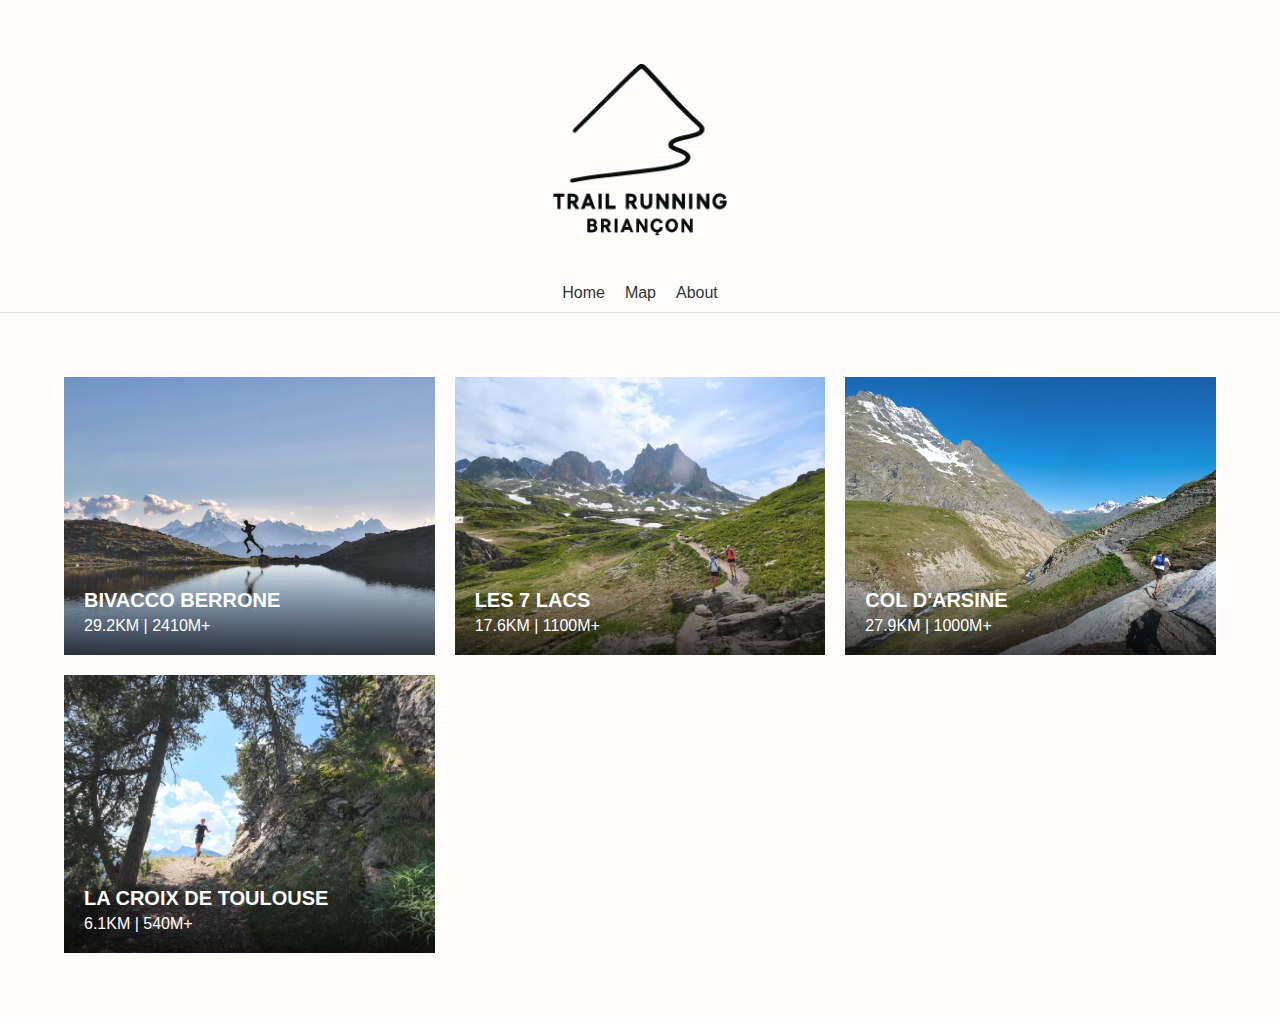
<file: index.html>
<!DOCTYPE html>
<html lang="en">

<head>
  <meta charset="UTF-8" />
  <meta name="viewport" content="width=device-width, initial-scale=1.0" />
  <title>Briançon Trail Running</title>
  <link rel="stylesheet" href="styles.css" />
  <link rel="icon" type="image/x-icon" href="images/favicon.png">
</head>

<body>

  <header>
    <img class="logo" src="images/favicon.png" alt="Briançon Trail Running Logo" />
    <nav>
      <ul class="navbar">
        <li><a href="index.html">Home</a></li>
        <li><a href="map.html">Map</a></li>
        <li><a href="about.html">About</a></li>
      </ul>
    </nav>
  </header>

  <div class="grid-wrapper">
    <main class="grid-container">
      <a href="pages/berrone.html" class="card" style="background-image: url('images/berrone.webp');">
        <div class="overlay">
          <h2>BIVACCO BERRONE</h2>
          29.2KM | 2410M+
        </div>
      </a>
      <a href="pages/7lacs.html" class="card" style="background-image: url('images/7lacs.webp');">
        <div class="overlay">
          <h2>LES 7 LACS</h2>
          17.6KM | 1100M+
        </div>
      </a>
      <a href="pages/arsine.html" class="card" style="background-image: url('images/arsine.webp');">
        <div class="overlay">
          <h2>COL D'ARSINE</h2>
          27.9KM | 1000M+
        </div>
      </a>
      <a href="pages/croixdetoulouse.html" class="card" style="background-image: url('images/croixdetoulouse.webp');">
        <div class="overlay">
          <h2>LA CROIX DE TOULOUSE</h2>
          6.1KM | 540M+
        </div>
      </a>
    </main>
  </div>

</body>

</html>
</file>
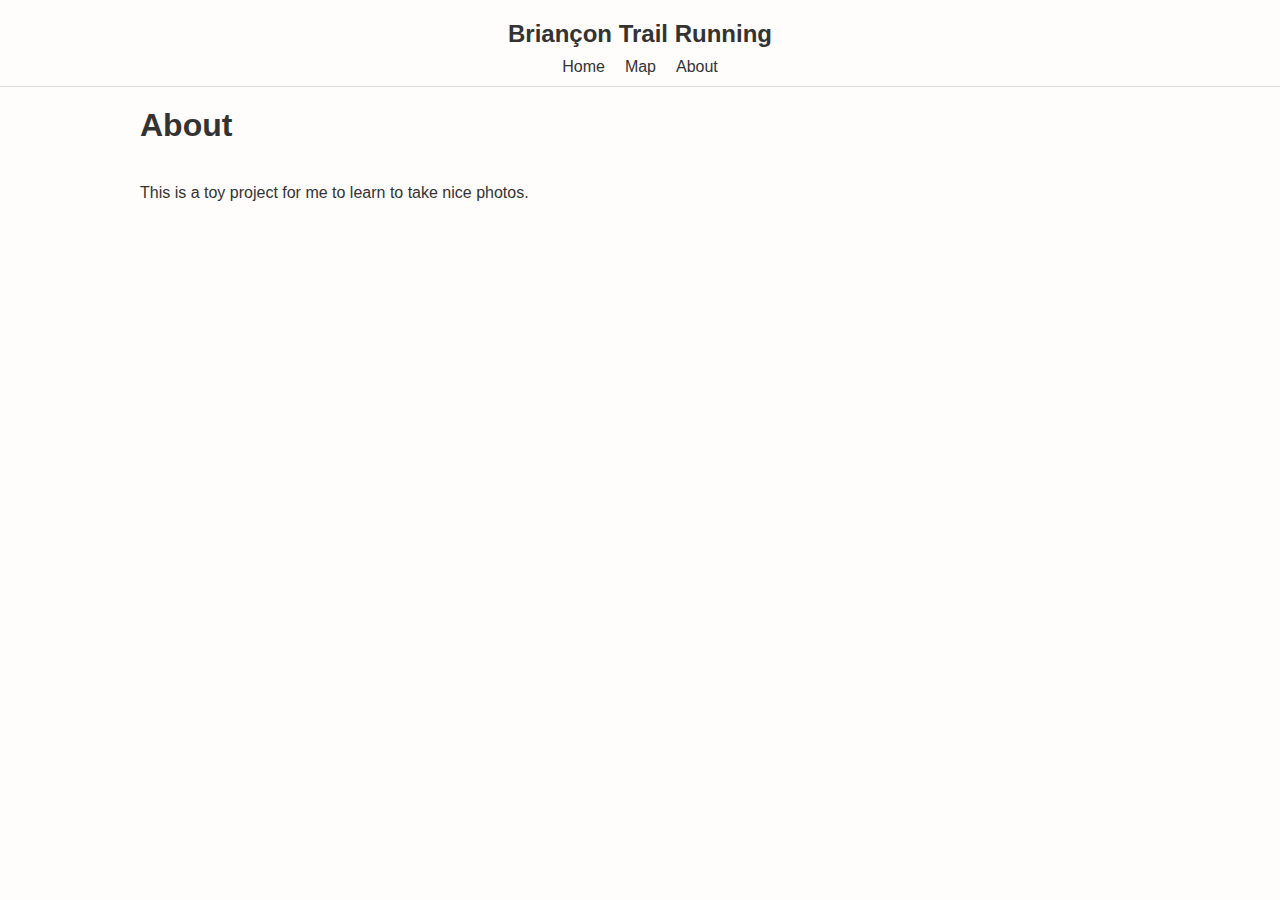
<file: about.html>
<!DOCTYPE html>
<html lang="en">

<head>
  <meta charset="UTF-8" />
  <meta name="viewport" content="width=device-width, initial-scale=1.0" />
  <title>Trail Running Alps</title>
  <link rel="stylesheet" href="styles.css" />
</head>

<body>

  <header>
    <div class="logo-text">Briançon Trail Running</div>
    <nav>
      <ul class="navbar">
        <li><a href="index.html">Home</a></li>
        <li><a href="map.html">Map</a></li>
        <li><a href="about.html">About</a></li>
      </ul>
    </nav>
  </header>

  <div class="content-wrapper">
    <p>
    <h1>About</h1>
    </p>

    <p>This is a toy project for me to learn to take nice photos.</p>

  </div>
</body>

</html>
</file>
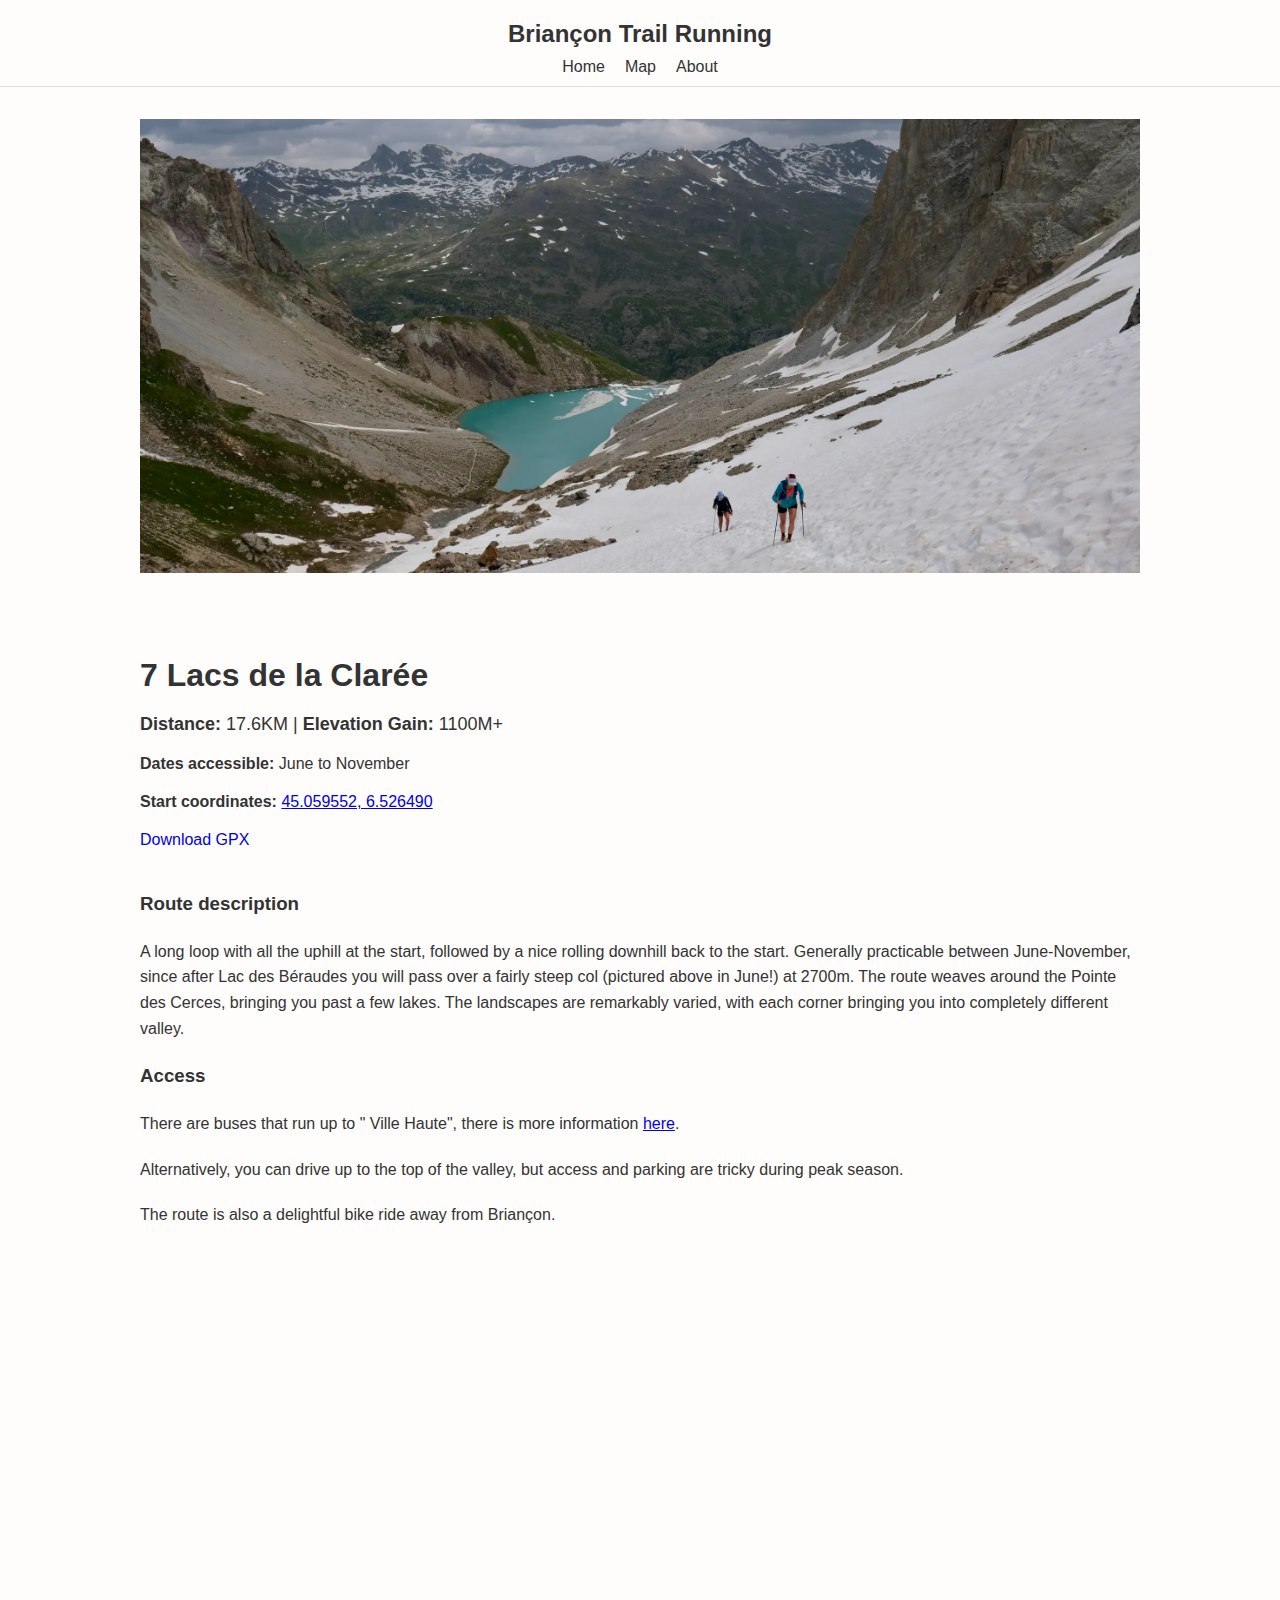
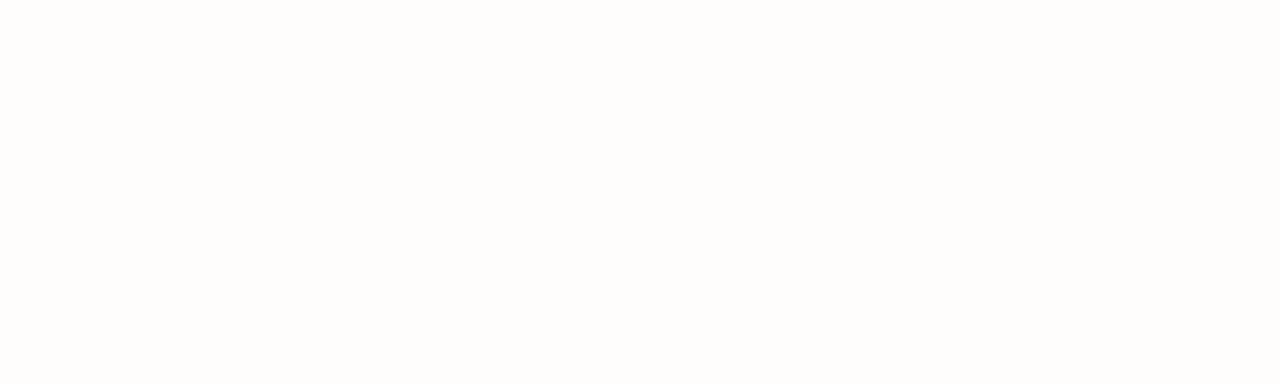
<file: pages/7lacs.html>
<!DOCTYPE html>
<html lang="en">

<head>
  <meta charset="UTF-8" />
  <meta name="viewport" content="width=device-width, initial-scale=1.0" />
  <title>Briançon Trail Running</title>
  <link rel="icon" type="image/x-icon" href="../images/favicon.png">
  <link rel="stylesheet" href="../styles.css" />
</head>

<body>
  <header>
    <div class="logo-text">Briançon Trail Running</div>
    <nav>
      <ul class="navbar">
        <li><a href="../index.html">Home</a></li>
        <li><a href="../map.html">Map</a></li>
        <li><a href="../about.html">About</a></li>

      </ul>
    </nav>
  </header>

  <main>
    <img src="images/7lacs.webp" alt="7 lacs" class="header-image">
  </main>

  <main>
    <div class="content-wrapper">
      <h1>7 Lacs de la Clarée</h1>

      <div class="route-header">
        <p><strong>Distance:</strong> 17.6KM | <strong>Elevation Gain:</strong> 1100M+</p>
      </div>

      <div class="date-range">
        <p><strong>Dates accessible: </strong>June to November</p>
      </div>

      <div class="coordinates">
        <p><strong>Start coordinates:</strong> <a href="https://maps.app.goo.gl/PAmaEhBjnmCAVj5X6">45.059552,
            6.526490</a></p>
      </div>

      <a href="traces/7lacs.gpx" class="gpx-link" download="7lacs.gpx">Download GPX</a>

      <div class="route-description">
        <h3> Route description</h3>
        <p>A long loop with all the uphill at the start, followed by a nice rolling downhill back to the start.
          Generally
          practicable between June-November, since after Lac des Béraudes you will pass over a fairly steep col
          (pictured above in June!) at 2700m. The route weaves around the Pointe des Cerces, bringing you past a few
          lakes. The landscapes are remarkably
          varied, with each corner bringing you into completely different valley.</p>
      </div>

      <div class="route-description">
        <h3>Access</h3>
        <p>
          There are buses that run up to " Ville Haute", there is more information <a
            href="https://www.hautesvallees.com/la-claree/acces/venir-en-claree/">here</a>.
        </p>
        <p>
          Alternatively, you can drive up to the top of the valley, but access and parking are tricky during peak
          season.
        </p>
        <p>
          The route is also a delightful bike ride away from Briançon.
        </p>
      </div>

      <div class="komoot">
        <iframe
          src="https://www.komoot.com/fr-fr/tour/2325821182/embed?share_token=a0Cb1Pwa40kqmuTem4nZNVIxrqgM20S0A0YOj888u1Er9kG0dU&profile=1"
          width="100%" height="700" frameborder="0" scrolling="no"></iframe>
      </div>
  </main>

</body>

</html>
</file>
<file: styles.css>
* {
  margin: 0;
  padding: 0;
  box-sizing: border-box;
}

body {
  font-family: 'Helvetica Neue', sans-serif;
  background-color: #fefdfc;
  color: #333;
}

header {
  text-align: center;
  padding: 20px 10px 10px;
  border-bottom: 1px solid #ddd;
}

.logo-text {
  font-size: 24px;
  font-weight: bold;
}

.logo {
  max-width: 250px;
}

.navbar {
  display: flex;
  justify-content: center;
  flex-wrap: wrap;
  list-style: none;
  margin-top: 10px;
  gap: 20px;
}

.navbar a {
  text-decoration: none;
  color: #333;
  font-weight: 500;
  transition: color 0.2s;
}

.navbar a:hover {
  color: #0077cc;
}

.grid-wrapper {
  display: flex;
  justify-content: center;
  width: 100%;
  /* Make wrapper take full width */
  padding: 2rem;
  /* Add some padding around the grid */
}

.grid-container {
  display: grid;
  grid-template-columns: repeat(3, minmax(300px, 3fr));
  gap: 20px;
  width: 100%;
  /* Make container take full width */
  max-width: 1800px;
  /* Limit maximum width */
}

.card {
  position: relative;
  background-size: cover;
  background-position: center;
  color: white;
  text-decoration: none;
  display: flex;
  align-items: flex-end;
  overflow: hidden;
  height: auto;
  aspect-ratio: 4 / 3;
}

.card::before {
  content: '';
  position: absolute;
  top: 0;
  left: 0;
  width: 100%;
  height: 100%;
  background-color: rgba(255, 255, 255, 0.1);
  transition: background-color 0.3s ease;
}

.card:hover::before {
  background-color: rgba(0, 0, 0, 0.4);
  /* darker on hover */
}

.overlay {
  background: linear-gradient(to top, rgba(0, 0, 0, 0.7), transparent);
  padding: 20px;
  width: 100%;
  position: relative;
  z-index: 1;
}

.overlay h2 {
  font-size: 20px;
  margin-bottom: 5px;
}

.overlay p {
  font-size: 14px;
}

@media (max-width: 768px) {
  .grid-container {
    grid-template-columns: 1fr;
    /* Make grid 1 column on mobile screens */
    gap: 10px;
    /* Smaller gap on mobile */
    padding: 1rem;
    /* Smaller padding on mobile */
  }

  .overlay h2 {
    font-size: 14px;
  }

  .overlay p {
    font-size: 12px;
  }
}

main {
  display: flex;
  justify-content: center;
  width: 100%;
  padding: 2rem;
}

.content-wrapper {
  width: 100%;
  max-width: 1000px;
  /* Same as grid-container */
  margin: 0 auto;
}

.header-image {
  width: 100%;
  max-width: 1000px;
  height: auto;
  margin-bottom: 20px;
}

.gpx-link {
  text-decoration: none;
  /* Green */
  border: none;
  text-align: center;
  text-decoration: none;
  display: inline-block;
  font-size: 16px;
  margin-top: 20px;
  margin-bottom: 20px;
}

.route-header {
  display: flex;
  font-size: 18px;
}

.route-description {
  font-size: 16px;
  line-height: 1.6;
  margin-top: 20px;
}

.komoot {
  margin-top: 20px;
}

p {
  padding-top: 20px;
}
</file>
